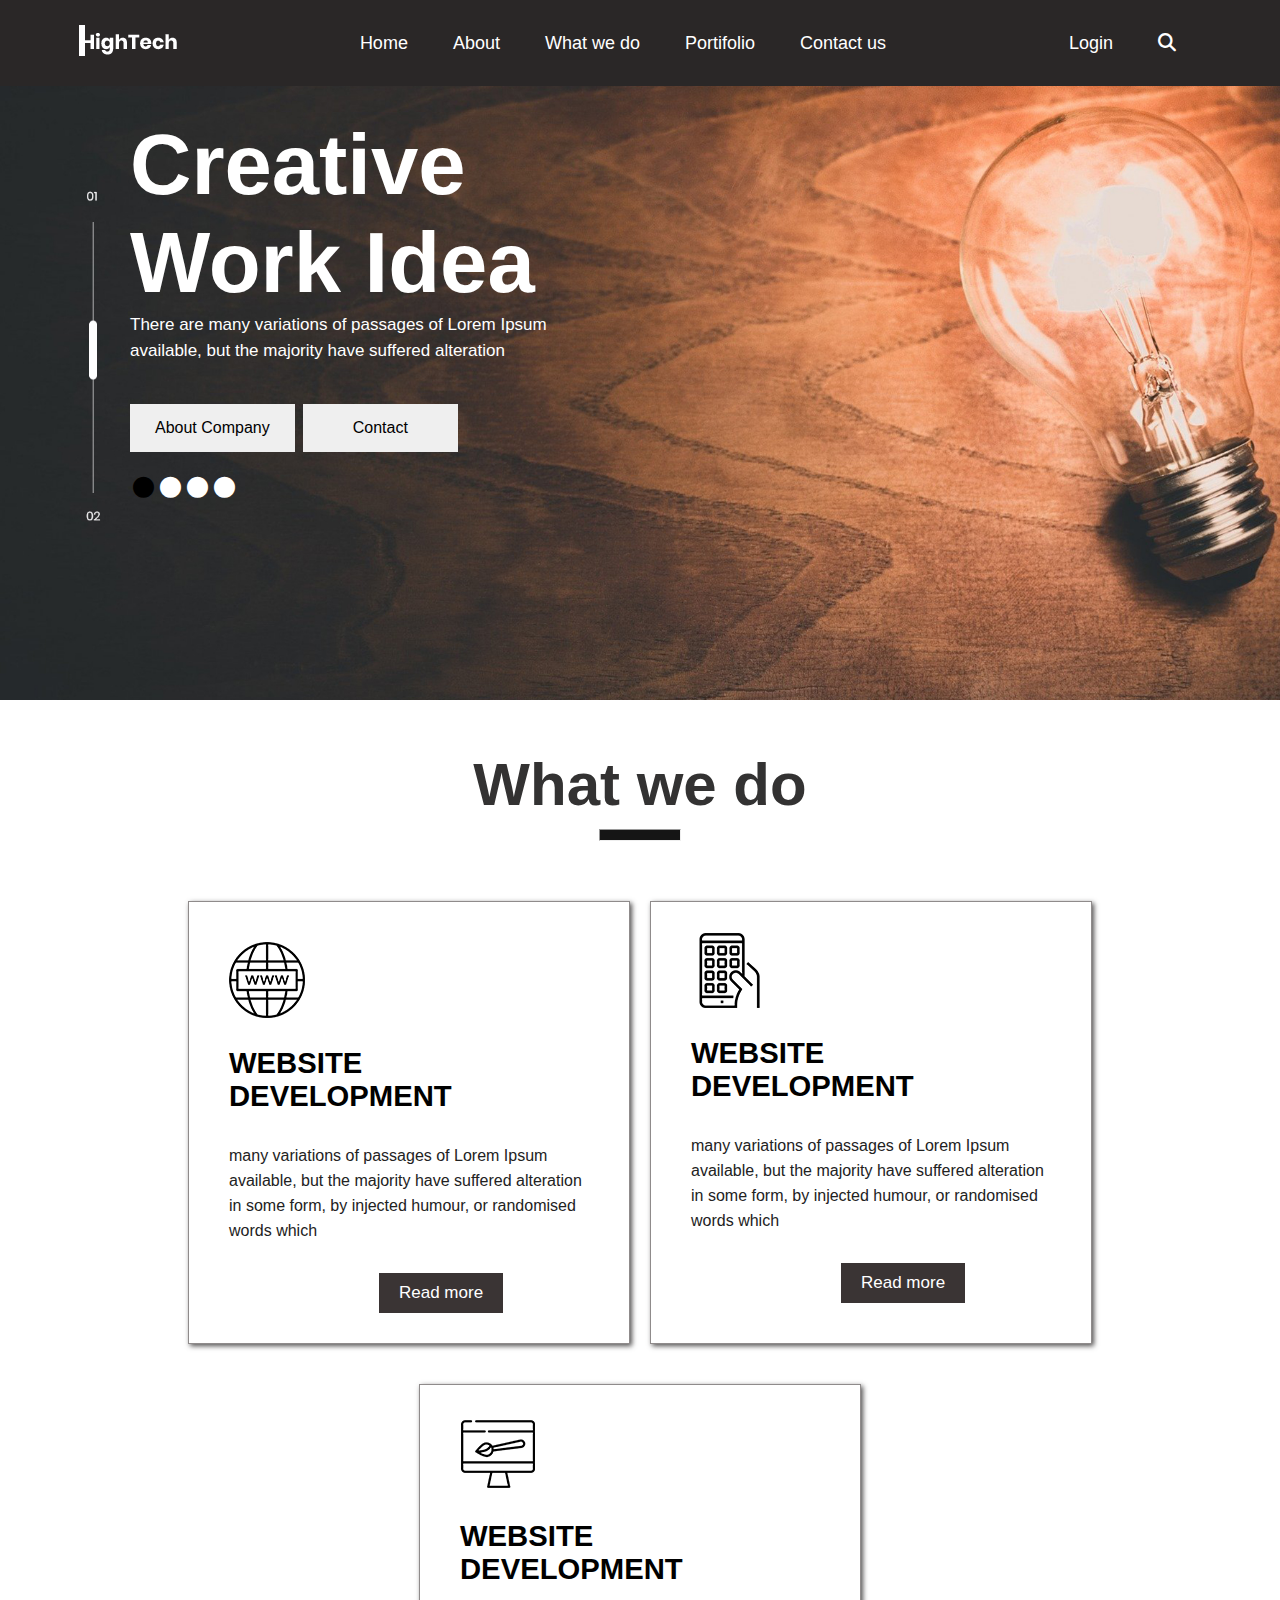
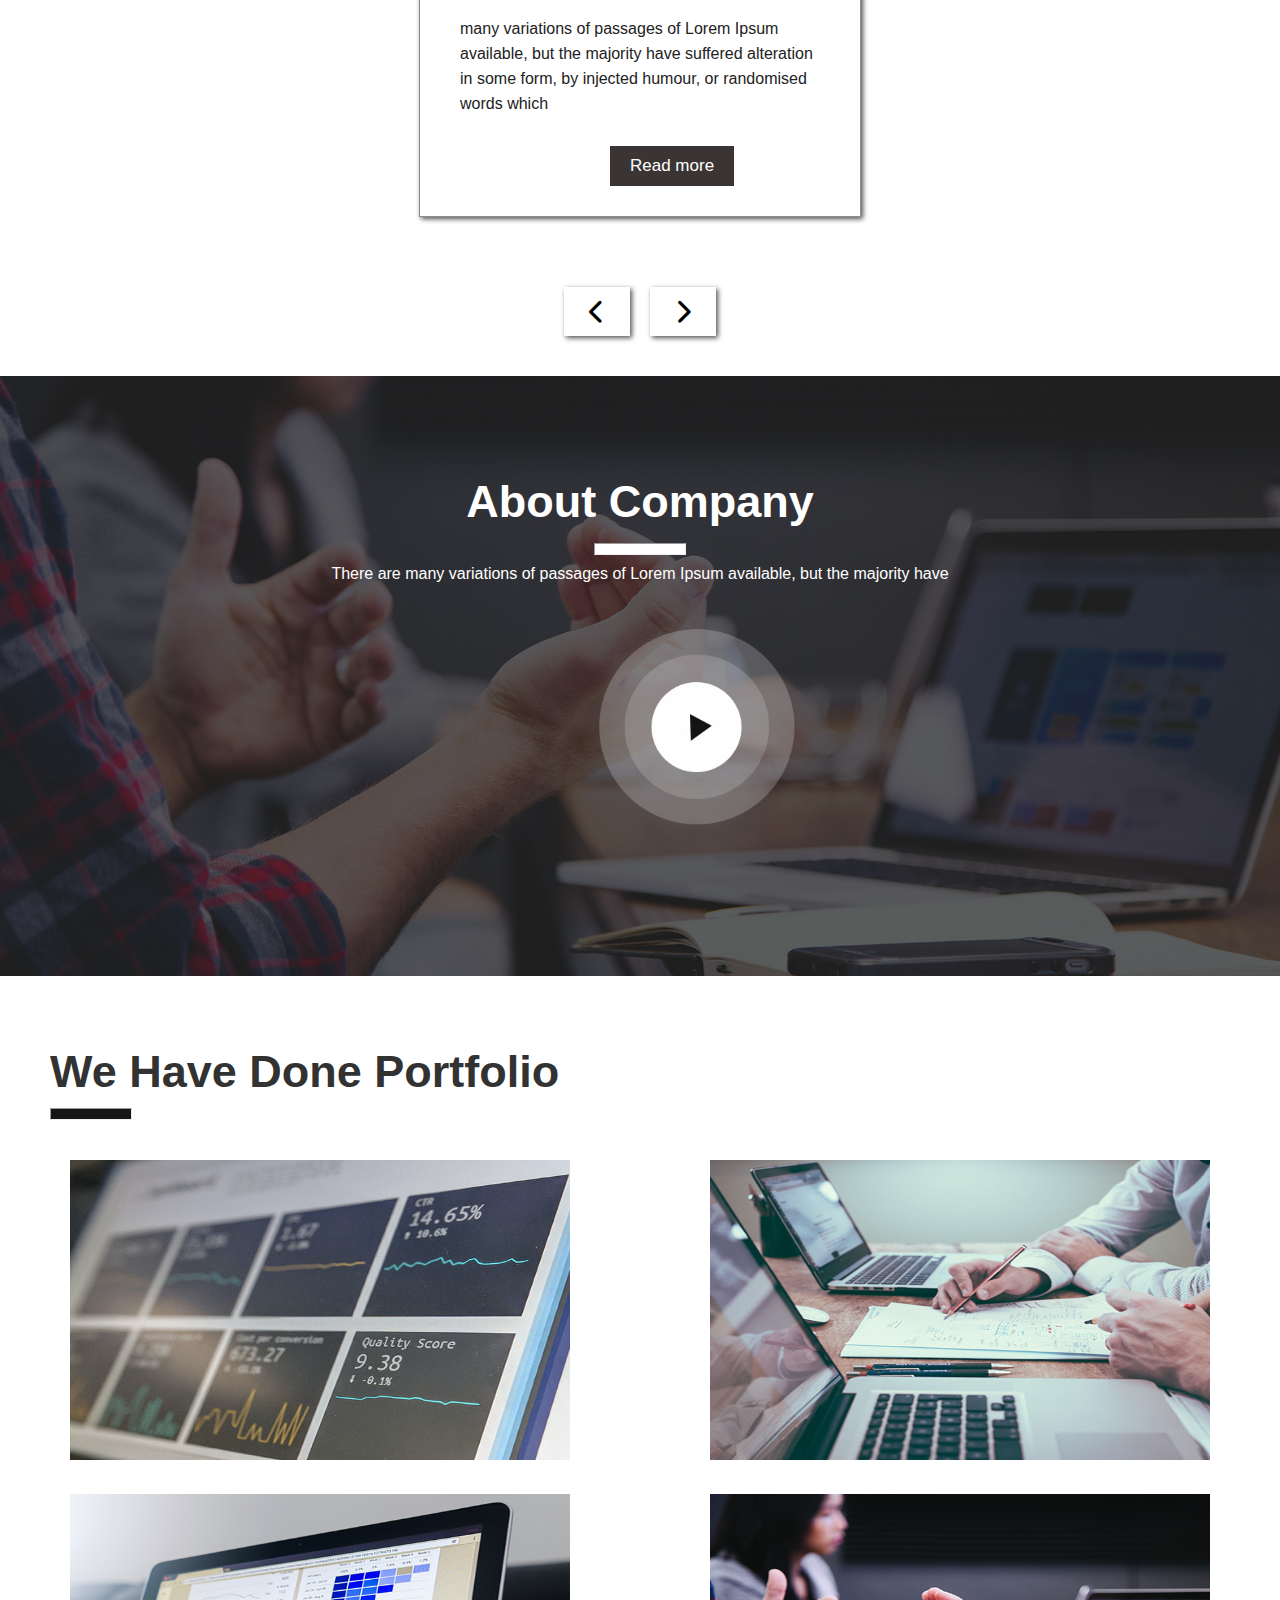
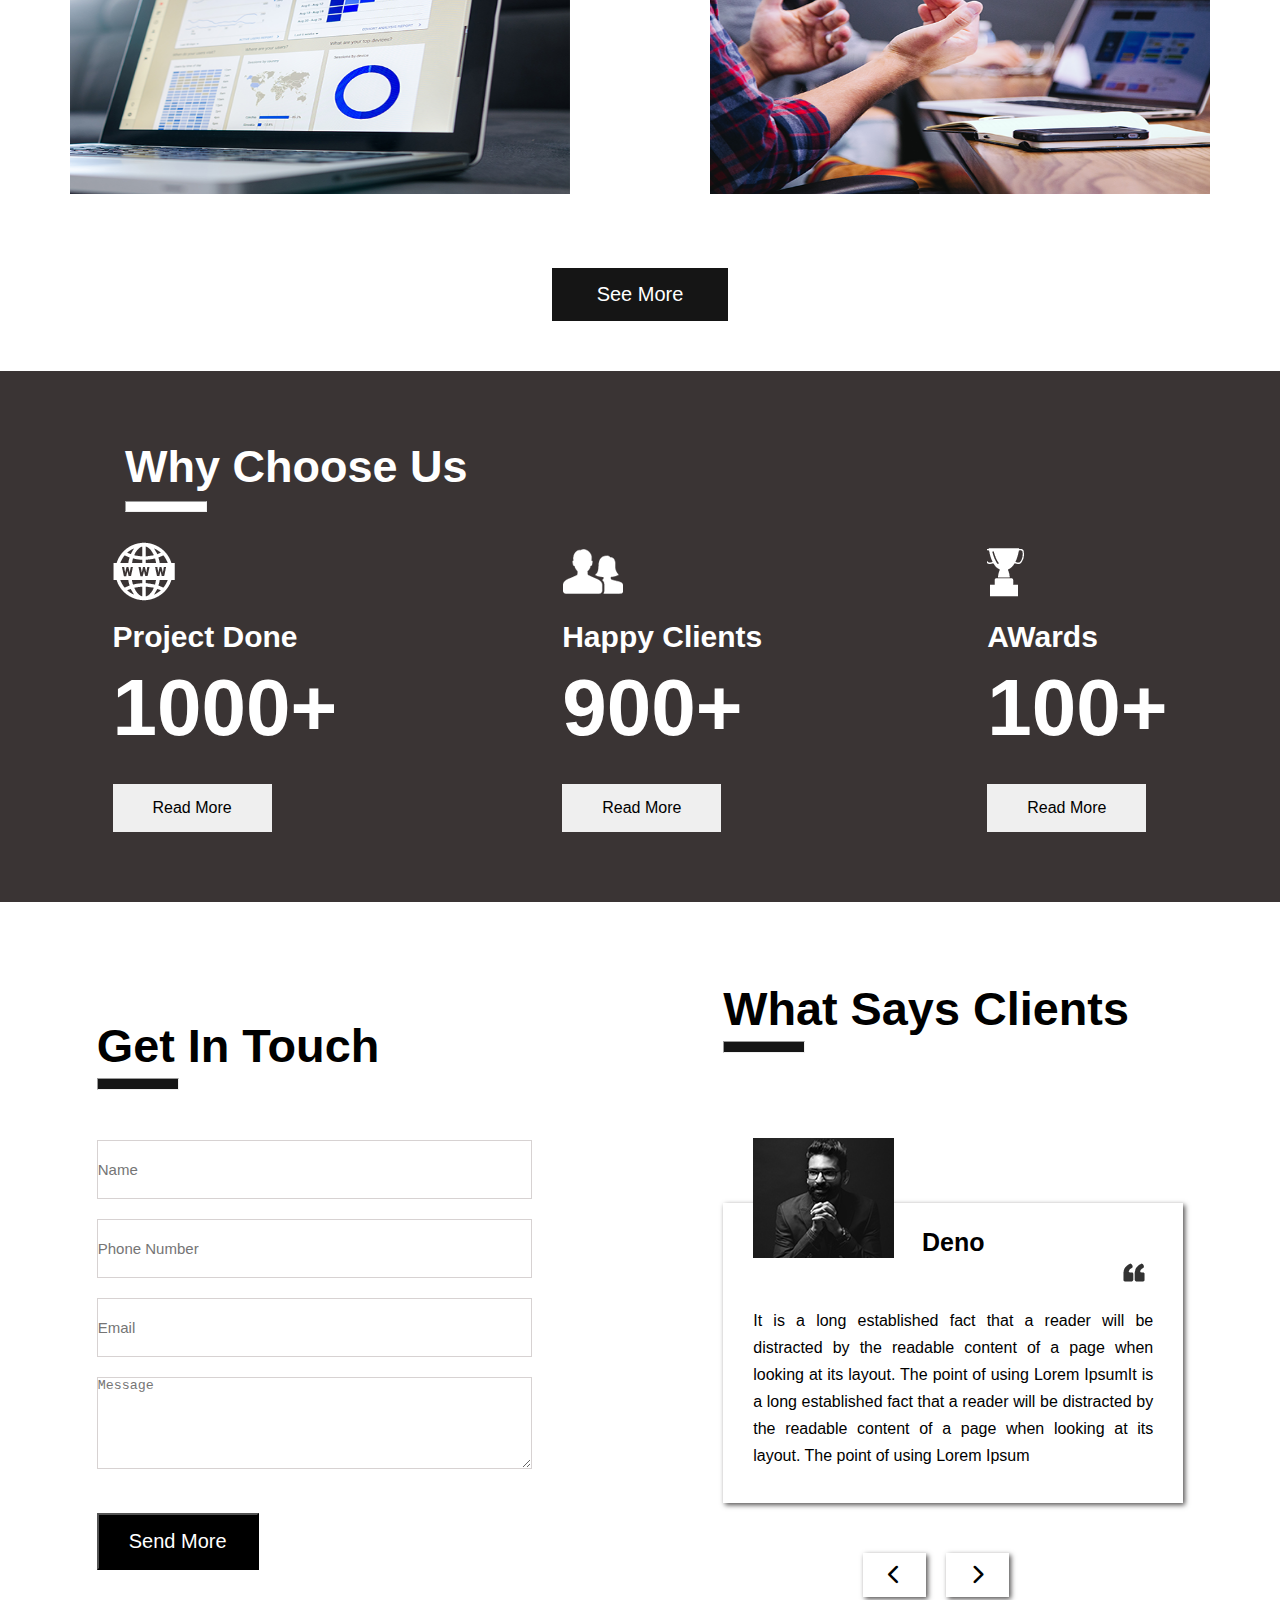
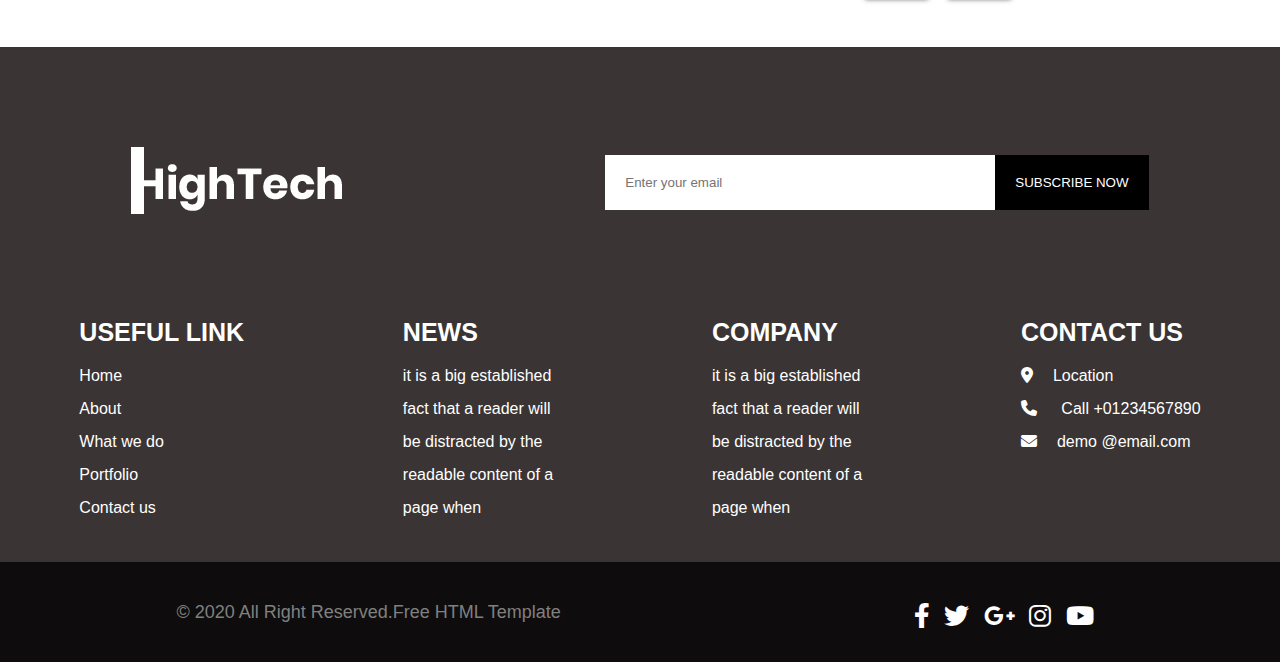
<file: index.html>
<!DOCTYPE html>
<html lang="en">
<head>
    <meta charset="UTF-8">
    <meta http-equiv="X-UA-Compatible" content="IE=edge">
    <meta name="viewport" content="width=device-width, initial-scale=1.0">
    <title>Assignment Six</title>
    <link rel="stylesheet" href="style.css">
    <link rel="stylesheet" href="icons/all.min.css">
    <!-- <link rel="stylesheet" href="bootstrapmin/bootstrap.min.css"> -->
</head>
<body>
   
   <section class>
    <section class="back">
        <nav>
            <ul>
                <li><a href="index.html"><img src="images/logo.png" alt="High Tech"></a></li>
            </ul>
            <ul>
                <li> <a href="index.html"> Home</a></li>
                <li> <a href="about.html"> About</a></li>
                <li><a href="we do.html">What we do</a></li>
                <li><a href="portfolio.html">Portifolio</a></li>
                <li><a href="contact.html">Contact us</a></li>
            </ul>
            <ul>
                <li><a href="#">Login</a></li>
                <li><a href="#"><i class="fa fa-search"></i></a></li>
            </ul>
                    </nav>

            <!-- Wrork Idea section  -->
        <section>
            <div class="idea">
                <div class="work">
                    <h4>Creative  Work Idea</h4>
                </div>
                <div class="para">
                    <p>There are many variations of passages of Lorem Ipsum available, but the majority have suffered alteration</p>
                </div>
                  <div class="btn">
                    <div><button class="btn1">About Company</button></div>
                    <div><button class="btn2">Contact</button></div>
                </div>
                <div class="icon"><i style="color: black;" class="fa fa-circle icons"></i><i class="fa fa-circle icons"></i><i class="fa fa-circle icons"></i><i class="fa fa-circle icons"></i></div>
            </div>
        </section>

    </section>

    <!-- What we do section -->
    <section id="cy">
        <div class="do">
            <div><h2>What we do</h2></div>
        </div>
        <hr>

        <div class="max">
            <div class="mini">
            <div class="img">
                <img src="images/we1.png" alt="">
            </div>
            <div class="head">
                <h3>WEBSITE DEVELOPMENT</h3>
            </div>
            <div>
                <p class="para1">many variations of passages of Lorem Ipsum available, but the majority have suffered alteration in some form, by injected humour, or randomised words which</p>
            </div>
            <div class="ton">
                <button>Read more</button>
            </div>
        </div>
        <div class="mini">
            <div>
                <img src="images/we2.png" alt="">
            </div>
            <div class="head">
                <h3>WEBSITE DEVELOPMENT</h3>
            </div>
            <div class="para1">
                <p>many variations of passages of Lorem Ipsum available, but the majority have suffered alteration in some form, by injected humour, or randomised words which</p>
            </div>
            <div class="ton">
                <button>Read more</button>
            </div>
        </div>
        <div class="mini">
            <div>
                <img src="images/we3.png" alt="">
            </div>
            <div class="head">
                <h3>WEBSITE DEVELOPMENT</h3>
            </div>
            <div class="para1">
                <p>many variations of passages of Lorem Ipsum available, but the majority have suffered alteration in some form, by injected humour, or randomised words which</p>
            </div>
            <div class="ton">
                <button>Read more</button>
            </div>
        </div>
    </div>
                <div class="chevron">
                    <div><i class="fa fa-chevron-left"></i></div>
                    <div><i class="fa fa-chevron-right"></i></div>

                </div>
    </section>
                <!-- About company section -->
    <section class="company">
       <div class="comp-container">
        <div class="about">
            <h2>About Company</h2>
        </div>
        <hr class="my-4"> 
        <div class="para3">
            <p>There are many variations of passages of Lorem Ipsum available, but the majority have</p>
        </div>
    </div>
    </section>

    <!-- Done Portfolio -->
    <section>
<div class="done">
    <h2>We Have Done Portfolio</h2>
</div>
<hr class="my-1">
    <div class="main-port">
        <div class="port">
        <div class="port3">
            <img src="images/prot1.png"  alt="solar">
        </div>
        <div class="port3">
            <img src="images/prot2.png" alt="solar">
        </div> 
    </div>
    
        <div class="port1">
        <div class="port3">
            <img src="images/prot3.png"  alt="solar">
        </div>
        <div class="port3">
            <img src="images/prot4.png"  alt="solar">
        </div>
    </div>
    </div>
    </section>

     <div class="see">
        <a href="portfolio.html"> 
            <button>See More</button>
        </a>
     </div>
    </section>
  <!-- Why choose us Section -->
      <section class="max1">
        <div class="max0">
        <div class="us">
            <h2>Why Choose Us</h2>
        </div>
        <hr class="my-5">
        <div class="project">
            <div class="wrap1">
                <div>
                    <img src="images/chose1.png" alt="">
                </div>
                <div class="des">
                    <h4>Project Done</h4>
                </div>
                <div class="mond"><h1>1000+</h1></div>
                <div class="sol">
                    <a href="#"><button>Read More</button></a>
                </div>
            </div>
            <div class="wrap2">
                <div>
                    <img src="images/chose2.png" alt="">
                </div>
                <div class="des">
                    <h4>Happy Clients</h4>
                </div>
                <div class="mond"><h1>900+</h1></div>
                <div class="sol">
                    <a href="#"><button>Read More</button></a>
                </div>
            </div>
            <div class="wrap3">
                <div>
                    <img src="images/chose3.png" alt="">
                </div>
                <div class="des">
                    <h4>AWards</h4>
                </div>
                <div class="mond"><h1>100+</h1></div>
                <div class="sol">
                    <a href="#"><button>Read More</button></a>
                </div>
            </div>
        </div>
    </div>
      </section>
      <!-- Get In Touch Section -->
      <section class="get-in">
        <div class="get-touch">
            <div class="diva">
                <div class="head1">
                    <h3>Get In Touch</h3>
                   </div>
                   <div class="my-7">
                   <hr >
                </div>
                <form action="" class="input">
                   <div> <input type="text" placeholder="Name" name="" id="" required></div>
                    <div><input type="phone" placeholder="Phone Number" name="" id="" required></div>
                    <div><input type="email" placeholder="Email" name="" id="" required></div>
                    <div class="textarea"><textarea name="" id="" placeholder="Message" cols="52" rows="6"></textarea></div>
                            <div class="senda"><button>Send More</button></div>

                </form>
            </div>
            <div class="divas">
                <div class="head1"><h3>What Says Clients</h3></div>
                <div class="my-6">
                <hr>
            </div>
                <div class="max2">
                    <div class="dan">
                    <div class="dan1"><h4>Deno</h4></div>
                    <div class="dan-img"><img src="images/icon.png" alt=""></div>
                    </div>
                    <div class="dan1-img"><img src="images/clint.jpg" alt=""></div>
                    <p class="para5">It is a long established fact that a reader will be distracted by the readable content of a page when looking at its layout. The point of using Lorem IpsumIt is a long established fact that a reader will be distracted by the readable content of a page when looking at its layout. The point of using Lorem Ipsum</p>
                </div>
                <div class="chevron2">
                    <div><i class="fa fa-chevron-left"></i></div>
                    <div><i class="fa fa-chevron-right"></i></div>

                </div>
            </div>
        </div>
      </section>
      <!-- My Footer section -->
      <section class="last-section">
        <div class="footer">
            <div class="footer1">
                <img src="images/logo_footer.png" alt="">
            </div>

            <div class="holder">
      <div>
  <form action="" class="footer2">
                <input type="email" placeholder="Enter your email" name="" id="" required>
            </div>
            <div class="footer3">
                <button>SUBSCRIBE NOW</button>
            </div>
                        </form>

            </div>
        </div>
        <div class="link1">
        <div class="link-us">
            <div class="media">
                <h4>USEFUL LINK</h4>
                <p>Home</p>
                <p>About</p>
                <p>What we do</p>
                <p>Portfolio</p>
                <p>Contact us</p>
            </div>
        </div>
        <div class="link-us">
            <div class="media1">
                <h4>NEWS</h4>
                <p>it is a big established</p>
                <p>fact that a reader will</p>
                <p>be distracted by the</p>
                <p>readable content of a</p>
                <p>page when</p>
            </div>
        </div>
        <div class="link-us">
            <div class="media2">
                <h4>COMPANY</h4>
                <p>it is a big established</p>
                <p>fact that a reader will</p>
                <p>be distracted by the</p>
                <p>readable content of a</p>
                <p>page when</p>
            </div>
        </div>
        <div class="link-us">
            <div class="media3">
                <h4>CONTACT US</h4>
                <p> <i class="fa fa-location-dot"></i>Location</p>
                <p> <i class="fa fa-phone"></i> Call +01234567890</p>
                <p> <i class="fa fa-envelope"></i>demo @email.com</p>
            </div>
        </div>
    </div>
        <section class="temp">
            <div class="href">
                <div class="para7">
                    <p>&copy 2020 All Right Reserved.Free HTML Template</p>
                </div>
                <div class="href1">
                    <a href="#"><i class="fab fa-facebook-f"></i></a>
                    <a href="#"><i class="fab fa-twitter"></i></a>
                    <a href="#"><i class="fab fa-google-plus-g"></i></a>
                    <a href="#"><i class="fab fa-instagram"></i></a>
                    <a href="#"><i class="fab fa-youtube"></i></a>

            </div>
        </section>
      </section>
</section> 

<!-- <script src="js/bootstrap.bundle.min.js"></script> -->
</body>
</html>
</file>
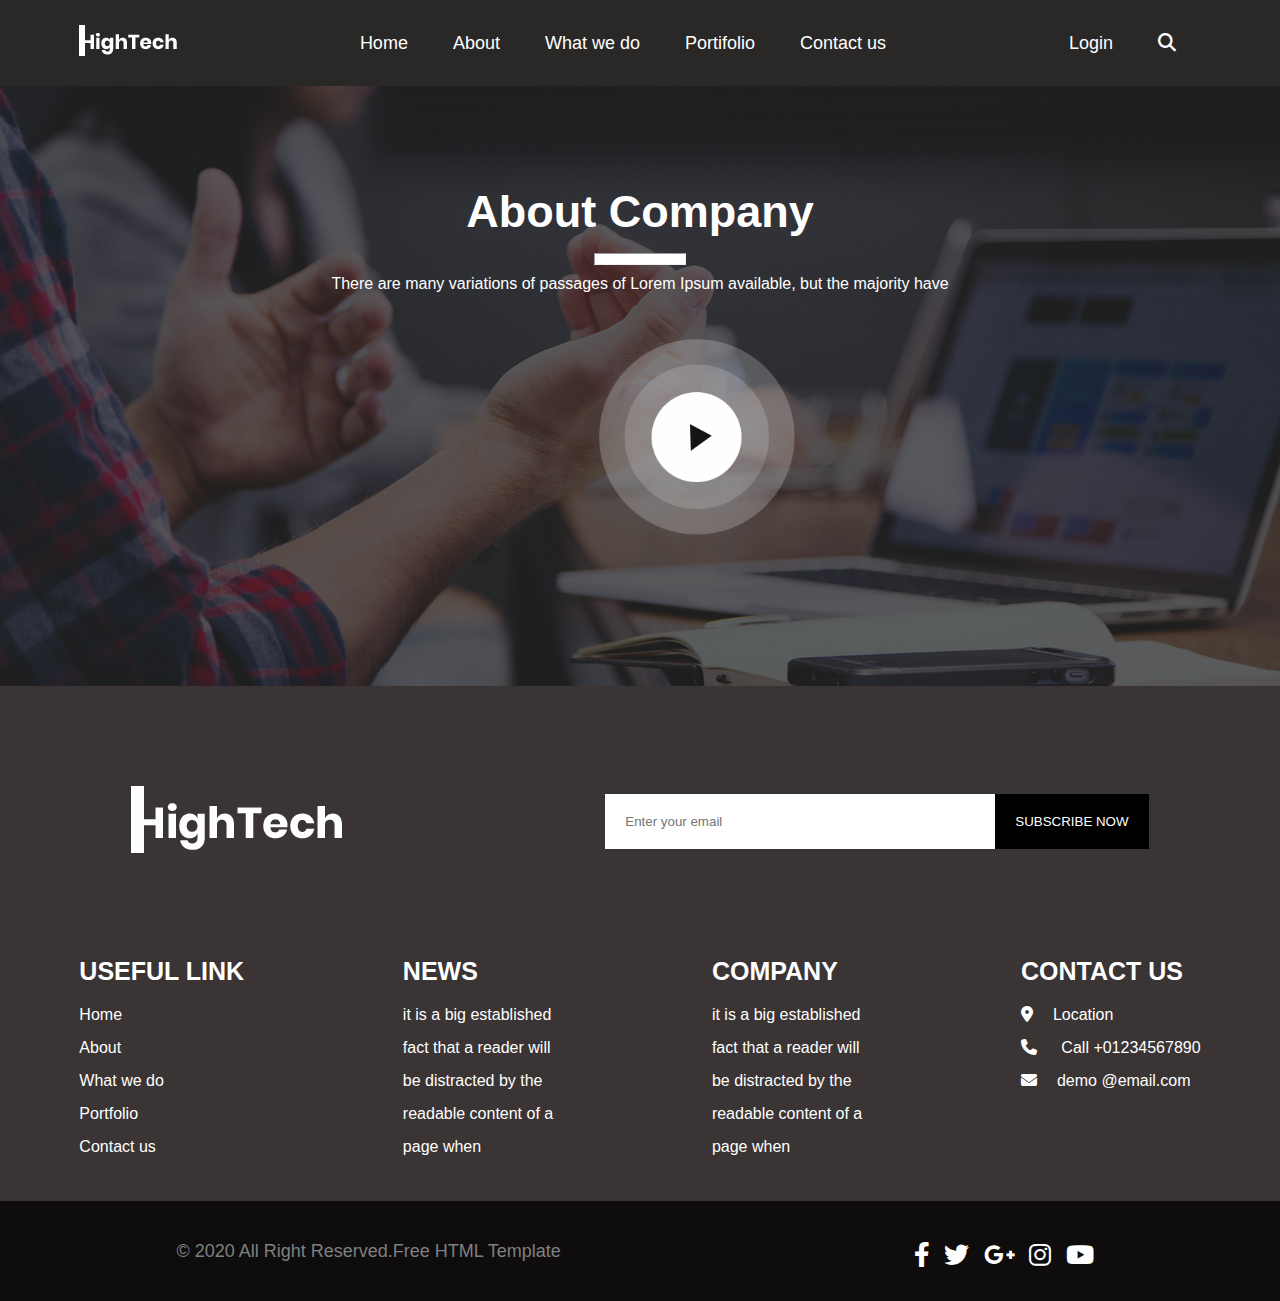
<file: about.html>
<!DOCTYPE html>
<html lang="en">
<head>
    <meta charset="UTF-8">
    <meta http-equiv="X-UA-Compatible" content="IE=edge">
    <meta name="viewport" content="width=device-width, initial-scale=1.0">
    <title>Assignment Six</title>
    <link rel="stylesheet" href="style.css">
    <link rel="stylesheet" href="icons/all.min.css">
</head>
<body>

    <nav>
        <ul>
            <li><a href="index.html"><img src="images/logo.png" alt="High Tech"></a></li>
        </ul>
        <ul>
            <li> <a href="index.html"> Home</a></li>
            <li> <a href="about.html"> About</a></li>
            <li><a href="we do.html">What we do</a></li>
            <li><a href="portfolio.html">Portifolio</a></li>
            <li><a href="contact.html">Contact us</a></li>
        </ul>
        <ul>
            <li><a href="#">Login</a></li>
            <li><a href="#"><i class="fa fa-search"></i></a></li>
        </ul>
    </nav>

                <!-- About company section -->
                <section class="company">
                    <div class="comp-container">
                     <div class="about">
                         <h2>About Company</h2>
                     </div>
                     <hr class="my-4"> 
                     <div class="para3">
                         <p>There are many variations of passages of Lorem Ipsum available, but the majority have</p>
                     </div>
                 </div>
                 </section>

        <!-- My Footer section -->
        <section class="last-section">
            <div class="footer">
                <div class="footer1">
                    <img src="images/logo_footer.png" alt="">
                </div>
    
                <div class="holder">
          <div>
      <form action="" class="footer2">
                    <input type="email" placeholder="Enter your email" name="" id="" required>
                </div>
                <div class="footer3">
                    <button>SUBSCRIBE NOW</button>
                </div>
                            </form>
    
                </div>
            </div>
            <div class="link1">
            <div class="link-us">
                <h4>USEFUL LINK</h4>
                <p>Home</p>
                <p>About</p>
                <p>What we do</p>
                <p>Portfolio</p>
                <p>Contact us</p>
            </div>
            <div class="link-us">
                <h4>NEWS</h4>
                <p>it is a big established</p>
                <p>fact that a reader will</p>
                <p>be distracted by the</p>
                <p>readable content of a</p>
                <p>page when</p>
            </div>
            <div class="link-us">
                <h4>COMPANY</h4>
                <p>it is a big established</p>
                <p>fact that a reader will</p>
                <p>be distracted by the</p>
                <p>readable content of a</p>
                <p>page when</p>
            </div>
            <div class="link-us">
                <h4>CONTACT US</h4>
                <p> <i class="fa fa-location-dot"></i>Location</p>
                <p> <i class="fa fa-phone"></i> Call +01234567890</p>
                <p> <i class="fa fa-envelope"></i>demo @email.com</p>
            </div>
        </div>
            <section class="temp">
                <div class="href">
                    <div class="para7">
                        <p>&copy 2020 All Right Reserved.Free HTML Template</p>
                    </div>
                    <div class="href1">
                        <a href="#"><i class="fab fa-facebook-f"></i></a>
                        <a href="#"><i class="fab fa-twitter"></i></a>
                        <a href="#"><i class="fab fa-google-plus-g"></i></a>
                        <a href="#"><i class="fab fa-instagram"></i></a>
                        <a href="#"><i class="fab fa-youtube"></i></a>
    
                </div>
            </section>
          </section>
    </section> 
        </body>
        </html>
</file>
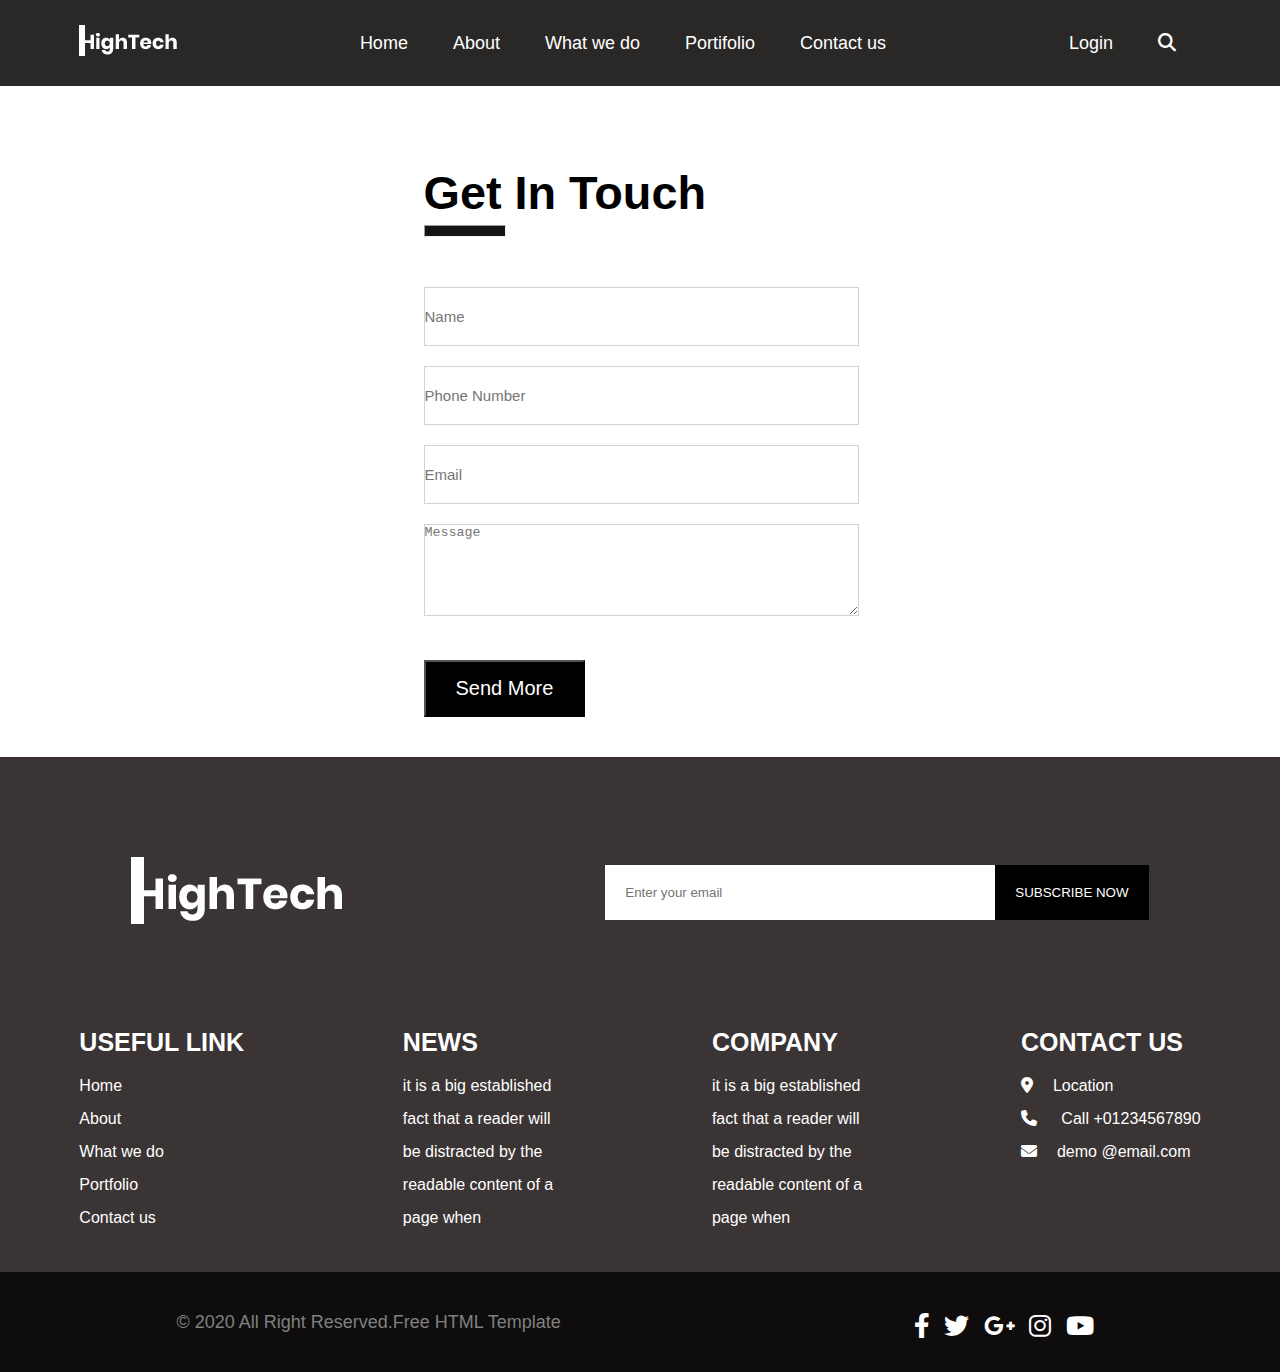
<file: contact.html>
<!DOCTYPE html>
<html lang="en">
<head>
    <meta charset="UTF-8">
    <meta http-equiv="X-UA-Compatible" content="IE=edge">
    <meta name="viewport" content="width=device-width, initial-scale=1.0">
    <title>Assignment Six</title>
    <link rel="stylesheet" href="style.css">
    <link rel="stylesheet" href="icons/all.min.css">
</head>
<body>

    <nav>
        <ul>
            <li><a href="index.html"><img src="images/logo.png" alt="High Tech"></a></li>
        </ul>
        <ul>
            <li> <a href="index.html"> Home</a></li>
            <li> <a href="about.html"> About</a></li>
            <li><a href="we do.html">What we do</a></li>
            <li><a href="portfolio.html">Portifolio</a></li>
            <li><a href="contact.html">Contact us</a></li>
        </ul>
        <ul>
            <li><a href="#">Login</a></li>
            <li><a href="#"><i class="fa fa-search"></i></a></li>
        </ul>
    </nav>

                 <!-- Get In Touch Section -->
                 <section class="get-in">
                    <div class="get-touch">
                        <div class="diva">
                            <div class="head1">
                                <h3>Get In Touch</h3>
                               </div>
                               <div class="my-7">
                               <hr >
                            </div>
                            <form action="" class="input">
                               <div> <input type="text" placeholder="Name" name="" id="" required></div>
                                <div><input type="phone" placeholder="Phone Number" name="" id="" required></div>
                                <div><input type="email" placeholder="Email" name="" id="" required></div>
                                <div class="textarea"><textarea name="" id="" placeholder="Message" cols="52" rows="6"></textarea></div>
                                        <div class="senda"><button>Send More</button></div>
            
                            </form>
                        </div>
                        <!-- <div class="divas">
                            <div class="head1"><h3>What Says Clients</h3></div>
                            <div class="my-6">
                            <hr>
                        </div>
                            <div class="max2">
                                <div class="dan">
                                <div class="dan1"><h4>Deno</h4></div>
                                <div class="dan-img"><img src="images/icon.png" alt=""></div>
                                </div>
                                <div class="dan1-img"><img src="images/clint.jpg" alt=""></div>
                                <p class="para5">It is a long established fact that a reader will be distracted by the readable content of a page when looking at its layout. The point of using Lorem IpsumIt is a long established fact that a reader will be distracted by the readable content of a page when looking at its layout. The point of using Lorem Ipsum</p>
                            </div>
                            <div class="chevron2">
                                <div><i class="fa fa-chevron-left"></i></div>
                                <div><i class="fa fa-chevron-right"></i></div>
            
                            </div>
                        </div>
                    </div> -->
                  </section>

        <!-- My Footer section -->
        <section class="last-section">
            <div class="footer">
                <div class="footer1">
                    <img src="images/logo_footer.png" alt="">
                </div>
    
                <div class="holder">
          <div>
      <form action="" class="footer2">
                    <input type="email" placeholder="Enter your email" name="" id="" required>
                </div>
                <div class="footer3">
                    <button>SUBSCRIBE NOW</button>
                </div>
                            </form>
    
                </div>
            </div>
            <div class="link1">
            <div class="link-us">
                <h4>USEFUL LINK</h4>
                <p>Home</p>
                <p>About</p>
                <p>What we do</p>
                <p>Portfolio</p>
                <p>Contact us</p>
            </div>
            <div class="link-us">
                <h4>NEWS</h4>
                <p>it is a big established</p>
                <p>fact that a reader will</p>
                <p>be distracted by the</p>
                <p>readable content of a</p>
                <p>page when</p>
            </div>
            <div class="link-us">
                <h4>COMPANY</h4>
                <p>it is a big established</p>
                <p>fact that a reader will</p>
                <p>be distracted by the</p>
                <p>readable content of a</p>
                <p>page when</p>
            </div>
            <div class="link-us">
                <h4>CONTACT US</h4>
                <p> <i class="fa fa-location-dot"></i>Location</p>
                <p> <i class="fa fa-phone"></i> Call +01234567890</p>
                <p> <i class="fa fa-envelope"></i>demo @email.com</p>
            </div>
        </div>
            <section class="temp">
                <div class="href">
                    <div class="para7">
                        <p>&copy 2020 All Right Reserved.Free HTML Template</p>
                    </div>
                    <div class="href1">
                        <a href="#"><i class="fab fa-facebook-f"></i></a>
                        <a href="#"><i class="fab fa-twitter"></i></a>
                        <a href="#"><i class="fab fa-google-plus-g"></i></a>
                        <a href="#"><i class="fab fa-instagram"></i></a>
                        <a href="#"><i class="fab fa-youtube"></i></a>
    
                </div>
            </section>
          </section>
    </section> 
        </body>
        </html>
</file>
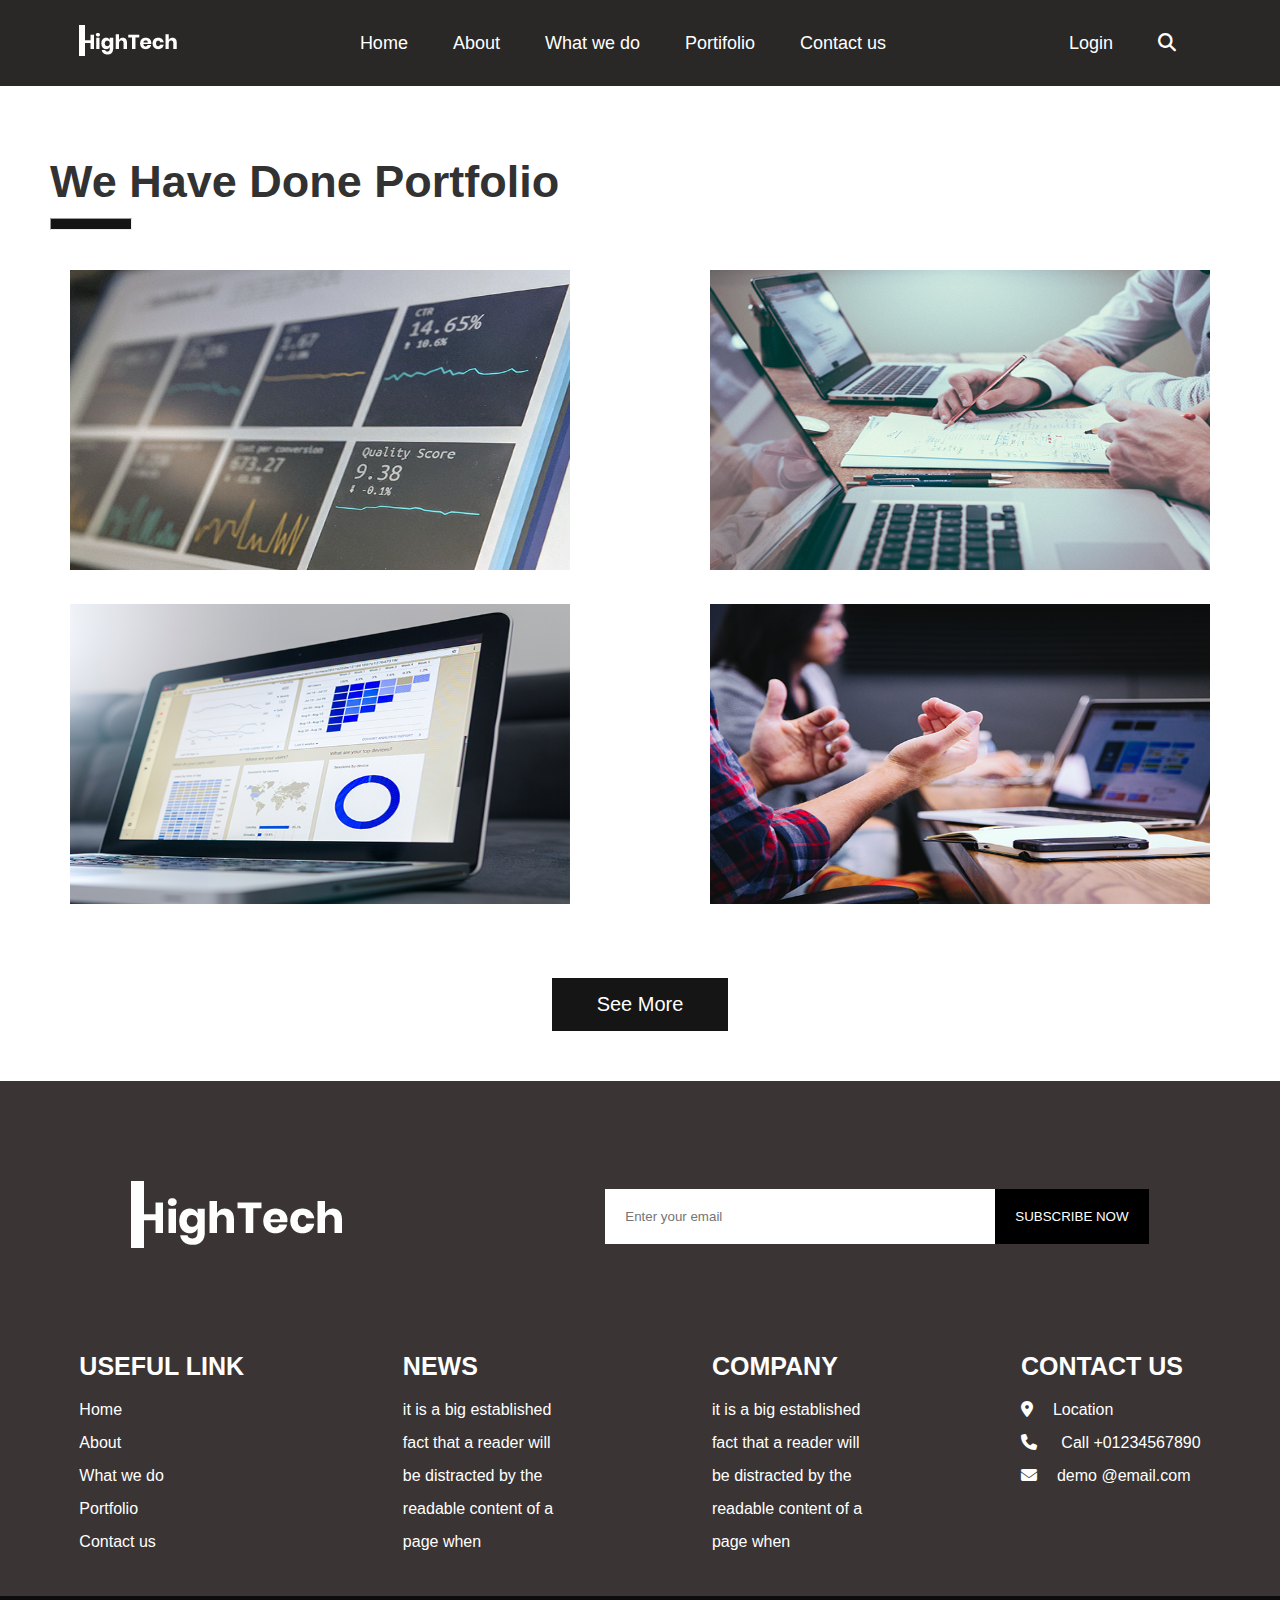
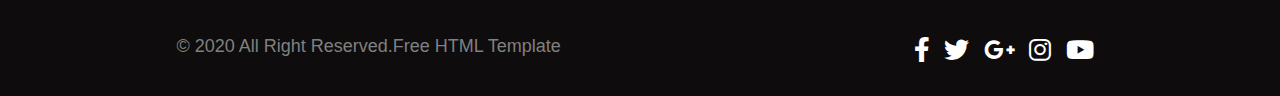
<file: portfolio.html>
<!DOCTYPE html>
<html lang="en">
<head>
    <meta charset="UTF-8">
    <meta http-equiv="X-UA-Compatible" content="IE=edge">
    <meta name="viewport" content="width=device-width, initial-scale=1.0">
    <title>Assignment Six</title>
    <link rel="stylesheet" href="style.css">
    <link rel="stylesheet" href="icons/all.min.css">
</head>
<body>

    <nav>
        <ul>
            <li><a href="index.html"><img src="images/logo.png" alt="High Tech"></a></li>
        </ul>
        <ul>
            <li> <a href="index.html"> Home</a></li>
            <li> <a href="about.html"> About</a></li>
            <li><a href="we do.html">What we do</a></li>
            <li><a href="portfolio.html">Portifolio</a></li>
            <li><a href="contact.html">Contact us</a></li>
        </ul>
        <ul>
            <li><a href="#">Login</a></li>
            <li><a href="#"><i class="fa fa-search"></i></a></li>
        </ul>
    </nav>

    <!-- Done Portfolio -->
    <section>
        <div class="done">
            <h2>We Have Done Portfolio</h2>
        </div>
        <hr class="my-1">
            <div class="main-port">
                <div class="port">
                <div class="port3">
                    <img src="images/prot1.png"  alt="solar">
                </div>
                <div class="port3">
                    <img src="images/prot2.png" alt="solar">
                </div> 
            </div>
            
                <div class="port1">
                <div class="port3">
                    <img src="images/prot3.png"  alt="solar">
                </div>
                <div class="port3">
                    <img src="images/prot4.png"  alt="solar">
                </div>
            </div>
            </div>
            </section>
        
             <div class="see">
                <a href="portfolio.html"> 
                    <button>See More</button>
                </a>
             </div>
            </section>

        <!-- My Footer section -->
        <section class="last-section">
            <div class="footer">
                <div class="footer1">
                    <img src="images/logo_footer.png" alt="">
                </div>
    
                <div class="holder">
          <div>
      <form action="" class="footer2">
                    <input type="email" placeholder="Enter your email" name="" id="" required>
                </div>
                <div class="footer3">
                    <button>SUBSCRIBE NOW</button>
                </div>
                            </form>
    
                </div>
            </div>
            <div class="link1">
            <div class="link-us">
                <h4>USEFUL LINK</h4>
                <p>Home</p>
                <p>About</p>
                <p>What we do</p>
                <p>Portfolio</p>
                <p>Contact us</p>
            </div>
            <div class="link-us">
                <h4>NEWS</h4>
                <p>it is a big established</p>
                <p>fact that a reader will</p>
                <p>be distracted by the</p>
                <p>readable content of a</p>
                <p>page when</p>
            </div>
            <div class="link-us">
                <h4>COMPANY</h4>
                <p>it is a big established</p>
                <p>fact that a reader will</p>
                <p>be distracted by the</p>
                <p>readable content of a</p>
                <p>page when</p>
            </div>
            <div class="link-us">
                <h4>CONTACT US</h4>
                <p> <i class="fa fa-location-dot"></i>Location</p>
                <p> <i class="fa fa-phone"></i> Call +01234567890</p>
                <p> <i class="fa fa-envelope"></i>demo @email.com</p>
            </div>
        </div>
            <section class="temp">
                <div class="href">
                    <div class="para7">
                        <p>&copy 2020 All Right Reserved.Free HTML Template</p>
                    </div>
                    <div class="href1">
                        <a href="#"><i class="fab fa-facebook-f"></i></a>
                        <a href="#"><i class="fab fa-twitter"></i></a>
                        <a href="#"><i class="fab fa-google-plus-g"></i></a>
                        <a href="#"><i class="fab fa-instagram"></i></a>
                        <a href="#"><i class="fab fa-youtube"></i></a>
    
                </div>
            </section>
          </section>
    </section> 
        </body>
        </html>
</file>
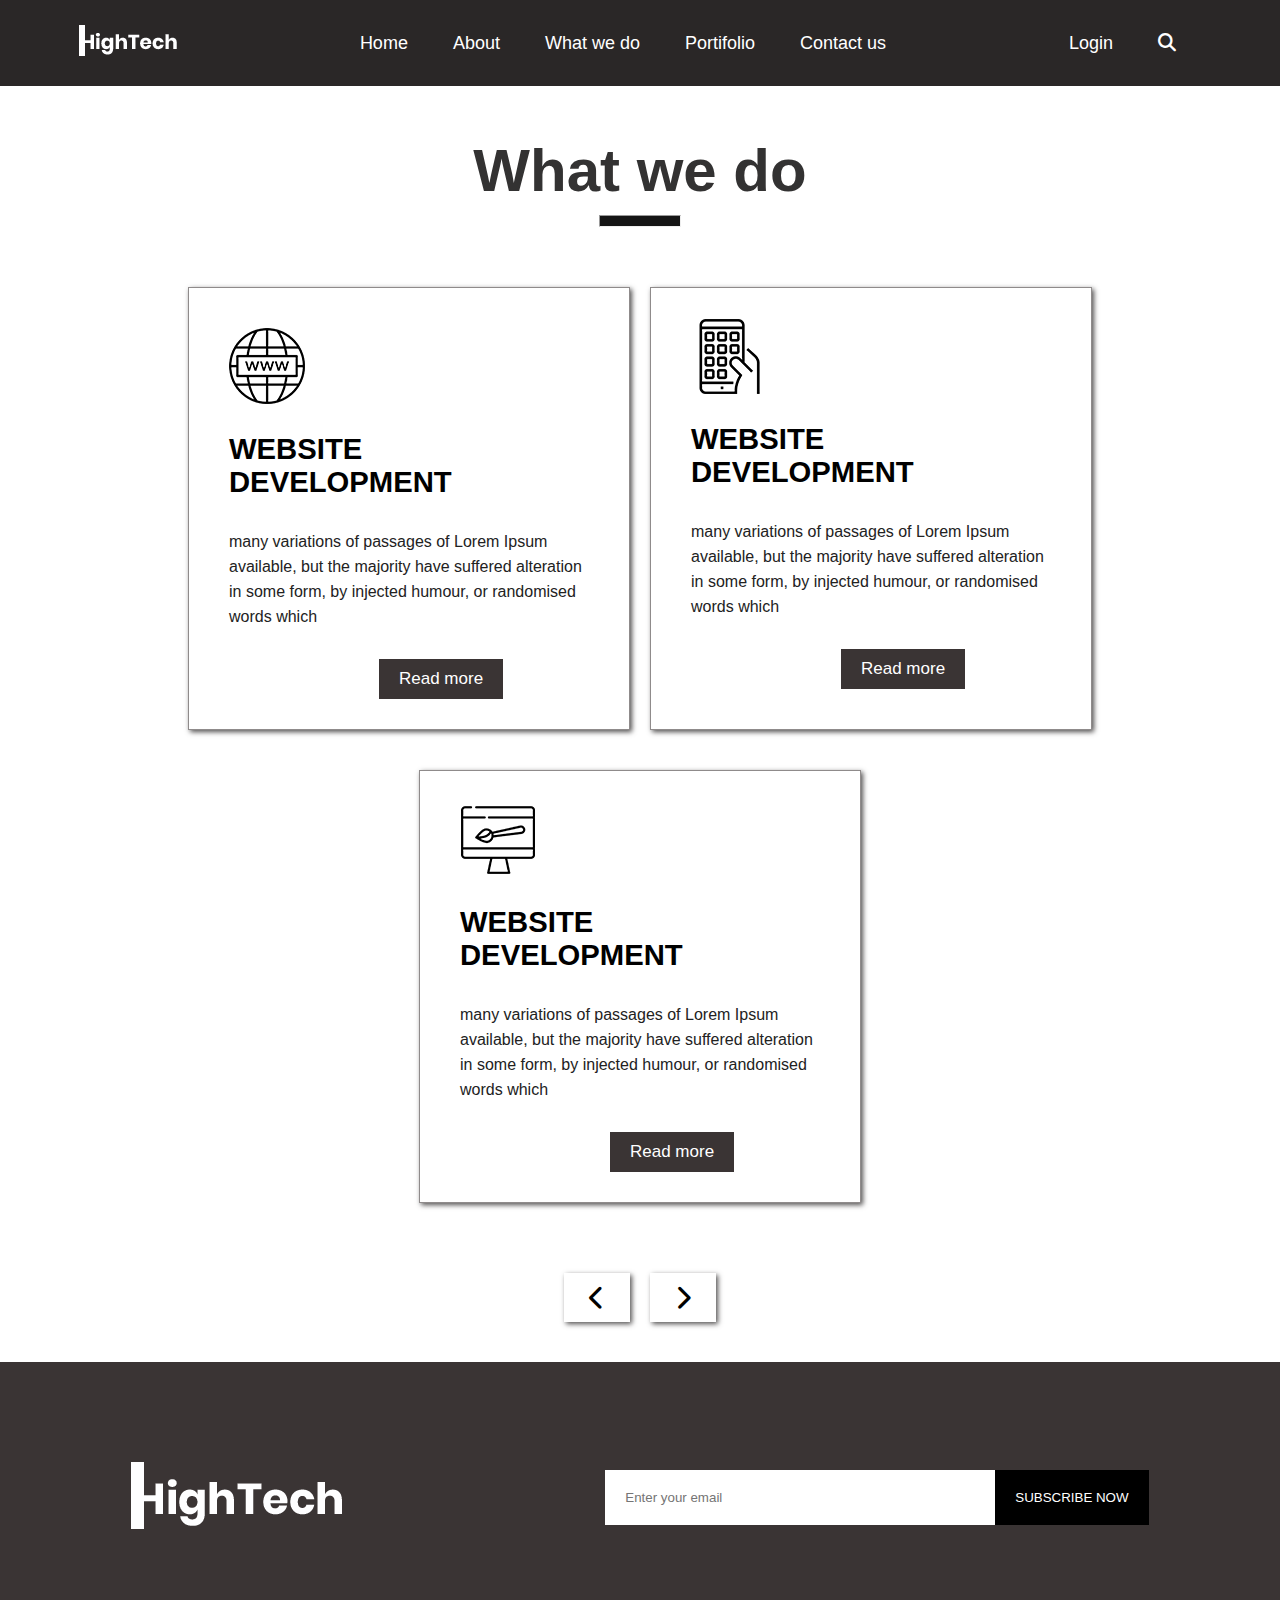
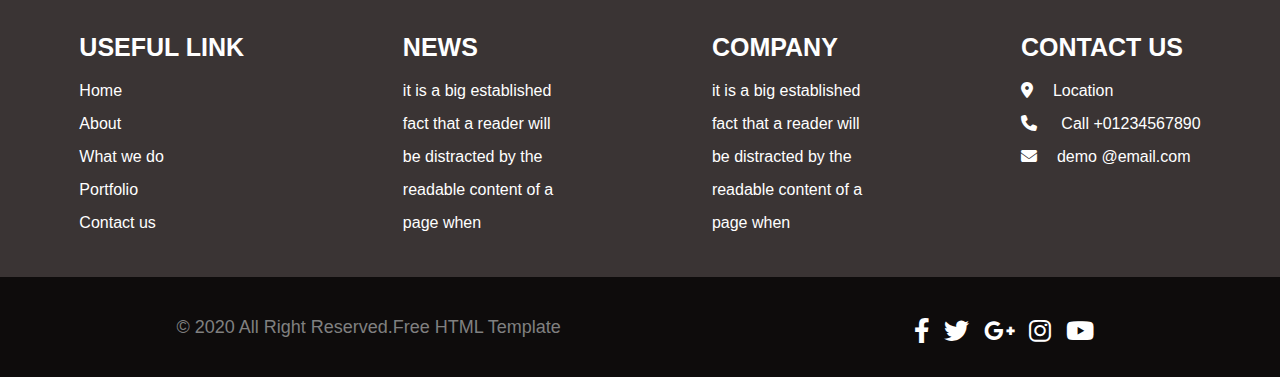
<file: we do.html>
<!DOCTYPE html>
<html lang="en">
<head>
    <meta charset="UTF-8">
    <meta http-equiv="X-UA-Compatible" content="IE=edge">
    <meta name="viewport" content="width=device-width, initial-scale=1.0">
    <title>Assignment Six</title>
    <link rel="stylesheet" href="style.css">
    <link rel="stylesheet" href="icons/all.min.css">
</head>
<body>

    <nav>
        <ul>
            <li><a href="index.html"><img src="images/logo.png" alt="High Tech"></a></li>
        </ul>
        <ul>
            <li> <a href="index.html"> Home</a></li>
            <li> <a href="about.html"> About</a></li>
            <li><a href="we do.html">What we do</a></li>
            <li><a href="portfolio.html">Portifolio</a></li>
            <li><a href="contact.html">Contact us</a></li>
        </ul>
        <ul>
            <li><a href="#">Login</a></li>
            <li><a href="#"><i class="fa fa-search"></i></a></li>
        </ul>
    </nav>
              
    <!-- What we do section -->
    <section id="cy">
        <div class="do">
            <div><h2>What we do</h2></div>
        </div>
        <hr>

        <div class="max">
            <div class="mini">
            <div class="img">
                <img src="images/we1.png" alt="">
            </div>
            <div class="head">
                <h3>WEBSITE DEVELOPMENT</h3>
            </div>
            <div>
                <p class="para1">many variations of passages of Lorem Ipsum available, but the majority have suffered alteration in some form, by injected humour, or randomised words which</p>
            </div>
            <div class="ton">
                <button>Read more</button>
            </div>
        </div>
        <div class="mini">
            <div>
                <img src="images/we2.png" alt="">
            </div>
            <div class="head">
                <h3>WEBSITE DEVELOPMENT</h3>
            </div>
            <div class="para1">
                <p>many variations of passages of Lorem Ipsum available, but the majority have suffered alteration in some form, by injected humour, or randomised words which</p>
            </div>
            <div class="ton">
                <button>Read more</button>
            </div>
        </div>
        <div class="mini">
            <div>
                <img src="images/we3.png" alt="">
            </div>
            <div class="head">
                <h3>WEBSITE DEVELOPMENT</h3>
            </div>
            <div class="para1">
                <p>many variations of passages of Lorem Ipsum available, but the majority have suffered alteration in some form, by injected humour, or randomised words which</p>
            </div>
            <div class="ton">
                <button>Read more</button>
            </div>
        </div>
    </div>
                <div class="chevron">
                    <div><i class="fa fa-chevron-left"></i></div>
                    <div><i class="fa fa-chevron-right"></i></div>

                </div>
    </section>

        <!-- My Footer section -->
        <section class="last-section">
            <div class="footer">
                <div class="footer1">
                    <img src="images/logo_footer.png" alt="">
                </div>
    
                <div class="holder">
          <div>
      <form action="" class="footer2">
                    <input type="email" placeholder="Enter your email" name="" id="" required>
                </div>
                <div class="footer3">
                    <button>SUBSCRIBE NOW</button>
                </div>
                            </form>
    
                </div>
            </div>
            <div class="link1">
            <div class="link-us">
                <h4>USEFUL LINK</h4>
                <p>Home</p>
                <p>About</p>
                <p>What we do</p>
                <p>Portfolio</p>
                <p>Contact us</p>
            </div>
            <div class="link-us">
                <h4>NEWS</h4>
                <p>it is a big established</p>
                <p>fact that a reader will</p>
                <p>be distracted by the</p>
                <p>readable content of a</p>
                <p>page when</p>
            </div>
            <div class="link-us">
                <h4>COMPANY</h4>
                <p>it is a big established</p>
                <p>fact that a reader will</p>
                <p>be distracted by the</p>
                <p>readable content of a</p>
                <p>page when</p>
            </div>
            <div class="link-us">
                <h4>CONTACT US</h4>
                <p> <i class="fa fa-location-dot"></i>Location</p>
                <p> <i class="fa fa-phone"></i> Call +01234567890</p>
                <p> <i class="fa fa-envelope"></i>demo @email.com</p>
            </div>
        </div>
            <section class="temp">
                <div class="href">
                    <div class="para7">
                        <p>&copy 2020 All Right Reserved.Free HTML Template</p>
                    </div>
                    <div class="href1">
                        <a href="#"><i class="fab fa-facebook-f"></i></a>
                        <a href="#"><i class="fab fa-twitter"></i></a>
                        <a href="#"><i class="fab fa-google-plus-g"></i></a>
                        <a href="#"><i class="fab fa-instagram"></i></a>
                        <a href="#"><i class="fab fa-youtube"></i></a>
    
                </div>
            </section>
          </section>
    </section> 
        </body>
        </html>
</file>
<file: style.css>
*{
    margin: 0;
    padding: 0;
}

.back{
    background-image: url('images/banner.jpg');
    height: 700px;
    background-size: cover;
    background-repeat: no-repeat;
    width: 100%;
}
nav{
    display: flex;
    justify-content: space-around;
    background-color: rgb(42, 39, 39);
    color: white;
    align-items: center;
}

a{
    color: white;
    text-decoration: none;
}

ul{
    display: flex;
}

li{
list-style-type: none;
padding: 25px 35px 25px 10px;
font-size: 18px;
font-family: Arial, Helvetica, sans-serif;
}

.idea{
    font-family: Arial, Helvetica, sans-serif;
    margin-left: 130px;
    color: white;
    
}

.work h4{
    font-size: 85px;
    width: 500px;
    padding: 30px 0px 0px 0px;
    font-weight:700 ;
}

.para{
    font-size: 17px;
    width: 480px;
    line-height: 26px;
    margin-bottom: 40px;
}

.btn{
    display: flex;
}
.btn1{
    padding: 15px 25px;
    text-align: center;
    font-size: 16px;
    border: 0;

}
.btn2{
    padding: 15px 50px;
    text-align: center;
    font-size: 16px;
    margin-left: 8px;
    border: 0;
}
.btn1:hover{
    background-color: black;
    color: white;
    transition: 0.5s ease-in-out;
}

.btn2:hover{
    background-color: black;
    color: white;
    transition: 0.5s ease-in-out;
}

.icon{
    font-size: 21px;
    margin-top: 22px;
}

.icons{
    padding: 3px;
}

.icons:hover{
    color: black;
    transition: 0.25s ease-in-out;
}

.do{
    text-align: center;
    margin-top: 50px;
    font-family: Arial, Helvetica, sans-serif;
    font-size: 40px;
    color: rgb(51, 50, 50);
}
hr{
    width: 80px;
    margin: auto;
    height: 10px;
    background-color:  rgb(21, 21, 21);
    margin-top: 10px;
}

.max{
    max-width: 1200px;
    display: flex;
    /* justify-content: space-around; */
    margin: auto;
    margin-bottom: 50px;
    margin-top: 40px;

}

 .mini{
    border: 1px solid rgb(143, 139, 139);
    margin: 0px 10px 0px 10px;
    padding: 30px 40px;
    font-family: Arial, Helvetica, sans-serif;
    /* box-shadow: 3px 3px 7px black; */
    box-shadow: 2px 2px 5px rgb(83, 81, 81);
} 

.mini:hover{
    background-color: rgb(250, 248, 248);
}

.img{
    margin-top: 10px;
}
.head{
    margin: 25px 0px 30px 0px;
    font-size:25px;

}
.para1{
    color: #222;
    line-height: 25px;
}
.ton button{
    padding: 10px 20px;
    background-color: #3a3434;
    color: white;border: none;
    font-size: 17px;

}
.ton{
    margin-top: 30px;
    margin-left: 150px;
}

.chevron{
    /* margin-left: 600px; */
    display: flex;
    justify-content: center;
}
.chevron i{
    font-size: 25px;
    margin: 0px 10px;
    padding: 12px 25px;
    margin-bottom: 40px;
    box-shadow: 2px 2px 5px rgb(83, 81, 81);
}

.chevron i:hover{
    background-color: black;
    color: white;
    transition: 0.5s ease-in-out;
}

.company{
    background-image: url('images/about_bg.jpg');
    height: 600px;
    background-repeat: no-repeat;
    background-size: cover;
    /* position: relative; */
}

.comp-container{
    /* position: absolute;
    top: 90px;
    left: 380px;
    text-align: center;
    font-family: Arial, Helvetica, sans-serif;
    color: white; */
    text-align: center;
    padding-top: 100px;
    font-family: Arial, Helvetica, sans-serif;
    color: white;
}

.my-4{
    background-color: white;
    width: 90px;
}

.about{
    font-size: 30px;
    margin-bottom: 15px;

}

.para3{
    font-size: 16px;
    margin-top: 10px;
}

.done{
    font-size: 30px;
    margin: 70px 0px 10px 0px;
    color: rgb(51, 50, 50);
   font-family: Arial, Helvetica, sans-serif;
   margin-left: 50px;
}

.my-1{
    text-align: right;
    margin: 0;
    background-color:  rgb(21, 21, 21);
    margin-bottom: 40px;
    margin-left: 50px;

}

.main-port{
    display: flex;
    justify-content:space-around;
    /* margin-bottom: 30px; */
}

.port3 img{
    width: 500px;
    height: 300px;
    margin-bottom: 30px;
}
/* .port1 img{
    width: 500px;
    height: 300px;
    margin-bottom: 30px; 
} */

.see{
    text-align: center;
    margin: 40px 0px 50px 0px;
}

.see button{
    padding: 15px 45px;
    border: none;
    background-color:  rgb(21, 21, 21);
    color: white;
    font-size: 20px;

}

.see button:hover{
    background-color:  rgb(74, 70, 70);
    color: white;
        transition: 0.5s ease-in-out;


}

.max1{
    max-width: 1500px;
    margin: auto;
    background-color: #3a3434;
    font-family: Arial, Helvetica, sans-serif;
    color: white;
    padding-bottom: 40px;

}

.project{
    display: flex;
    justify-content: space-around;
    padding: 30px 0px;
}

.my-5{
    background-color: white;
    margin: 0;
    height: 9px;
    margin-top: 8px;
    margin-left: 125px;

}

.us{
    padding-top: 70px;
    font-size: 30px;
    margin-left: 125px;
}

.des{
    font-size: 30px;
    margin: 15px 0px 8px 0px;
}

.mond{
    font-size: 40px;
    margin-bottom: 30px;

}

.sol button{
 padding: 15px 40px;
 border: none;
 font-size: 16px;
}

.sol button:hover{
    background-color: black;
    color: white;
    transition: 0.5s ease-in-out;
}

.get-in{
    margin-top: 80px;
    font-family: Arial, Helvetica, sans-serif;
}

.get-touch{
    display: flex;
    justify-content: space-around;
    align-items: center;
}
.my-6 hr{
    margin: 0;
    width: 80px;
    margin: 5px 0px 50px 0px;
    }
.my-7 hr{
margin: 0;
width: 80px;
margin: 5px 0px 50px 0px;
}

.max2{
    max-width: 400px;
    margin: auto;
    height: 300px;
    text-align: center;
    text-align: justify;
    position: relative;
    font-family: Arial, Helvetica, sans-serif;
    padding: 0px 30px;
   /* margin-bottom: 50px; */
    box-shadow: 2px 2px 5px rgb(83, 81, 81);
}

.max2:hover{
    background-color: rgb(250, 248, 248);

}

.head1{
    font-size: 40px;
}

.input input{
    padding: 20px 0px;
    margin-bottom: 20px;
    border: 1px solid #d7d2d2;
    font-size: 15px;
    width: 100%;
}

/* 
.input input::placeholder{
    position: absolute;
    top: 35px;
    left: 70px;
} */


.input textarea{
    border: 1px solid #d7d2d2;
   /* font-size: 21px; */
   color: #3a3434;
   width: 100%;
}
/* 
.input textarea::placeholder{
    position: absolute;
    top: 60px;
    left: 70px; 
} */

.senda button{
    padding: 15px 30px;
    margin: 40px 0px;
    font-size: 20px;
    color: white;
    background-color: black;
}

.senda button:hover{
    transition: 0.3s ease-in;
    color: white;
    background-color: rgb(141, 134, 134);
    border: 0;
}

.dan{
    margin-top: 150px;
}

.dan1{
    padding-top: 25px;
    text-align: center;
    font-size: 25px;
    margin-bottom: 50px;
}


.dan-img{
    position: absolute;
    top: 60px;
    left: 400px;
}

.dan1-img{
    position: absolute;
  top: -65px;
}

.para5{
    line-height: 27px;

}

.chevron2{
    margin: 50px 0px 0px 130px;
    font-size: 20px;
    display: flex;
    margin-bottom: 50px;
}

.chevron2 i{
    margin: 0px 10px;
    padding: 12px 25px;
    box-shadow: 2px 2px 5px rgb(83, 81, 81);
}

.chevron2 i:hover{
    background-color: black;
    color: white;
    transition: 0.5s ease-in-out;
}

.last-section{
    background-color: #3a3434;
    height: 100%;
}

.footer{
    display: flex;
    justify-content: space-around;
    align-items: center;
    padding-top: 100px;
    /* position: relative; */ 
}

.holder{
    display: flex;
}
.footer2 input{
    width: 350px;
    border: 0;
    border: none;
    padding: 20px 20px;
}

.footer3 button{
padding: 20px 20px;
/* border: 0; */
background-color: black;
color: white;
border: none;
/* position: absolute;
right: 70px;
top: 99px; */
}

.footer3 button:hover{
    background-color: white;
    color: black;
    transition: 0.5s ease-in;
}

.link1{
    display: flex;
    justify-content: space-around;
    margin-top: 100px;
    color: white;
    font-family: Arial, Helvetica, sans-serif;
    margin-bottom: 30px;
}

.link-us h4{
    font-size: 25px;
    margin-bottom: 20px;
}
.link-us p{
    margin-bottom: 15px;
}

.link-us i{
    margin-right: 20px;
}

.temp{
    background-color: rgb(14, 12, 12);
    color: white;
    height: 100px;
    font-family: Arial, Helvetica, sans-serif;
}

.href{
    display: flex;
    justify-content: space-around;
    padding-top: 40px;
}

.para7{
    font-size: 18px;
    color: grey;
}
.href1 a{
    color: white;
    font-size: 25px;
    margin-right: 10px;
}

.href1 i:hover{
    color: yellow;
    transition: 0.25s ease-in-out;
  
}

       /*Media Quries Section  */

       @media(max-width: 1014px){
        .back{
    background-image: url('images/banner.jpg');
    height: 500px;
    background-size: cover;
    background-repeat: no-repeat;
    /* width: 100%; */
}
        .port3 img{
            width: 100%;
            height: 250px;
        }
        .ton{
            margin-left: 100px;
        }
       }
       @media(max-width: 978px){
        .ton{
            margin-left: 80px;
        }  
.max{
    flex-wrap: wrap;
    justify-content: center;
}
.mini{
    border: 1px solid rgb(143, 139, 139);
    margin: 20px 10px;
    padding: 30px 40px;
  width: 30%;
       }
       .mini{
        border: 1px solid rgb(143, 139, 139);
        margin: 20px 10px;
        padding: 30px 40px;
      width: 30%;
           }
           .mini{
            border: 1px solid rgb(143, 139, 139);
            margin: 20px 10px;
            padding: 30px 40px;
          width: 30%;
               }
              
               .head{
                font-size: 20px;
               }
    }
    @media(max-width: 978px){
        .ton{
            margin-left: 80px;
        }  
    }
.max{
    flex-wrap: wrap;
    justify-content: center;
}
.mini{
    border: 1px solid rgb(143, 139, 139);
    margin: 20px 10px;
    padding: 30px 40px;
  width: 30%;
       }
       .mini{
        border: 1px solid rgb(143, 139, 139);
        margin: 20px 10px;
        padding: 30px 40px;
      width: 30%;
           }
           .mini{
            border: 1px solid rgb(143, 139, 139);
            margin: 20px 10px;
            padding: 30px 40px;
          width: 30%;
               }

    @media(max-width: 920px){
        .ton{
            margin-left: 120px;
        }
    }
    @media(max-width: 907px){
   
        .max2{
            max-width: 300px;
            margin: auto;
            height: 350px;
          
        }
        
.dan-img{
    position: absolute;
    top: 60px;
    left: 300px;
}
.dan{
    margin-top: 50px;
}
.dan1-img{
    position: absolute;
  top: -35px;
}
.dan1{
  margin-left: 60px;
  font-size: 18px;
}
       }
       @media(max-width: 900px){
        .head1{
            font-size: 30px;
        }
    }
    @media(max-width: 866px){
        li{
            padding: 25px 15px 25px 10px;
            font-size: 18px;
            }
    }
    @media(max-width: 866px){
        .ton{
            margin-left: 120px;
        }   
        .ton button{
            font-size: 14px;
       }  
        .head{
            font-size: 15px;
            font-weight: 800;
           }
           .para1{
            font-size: 13px;
           }
           .port3 img{
            width: 350px;
            height: 200px;
        }
        .done{
            font-size: 25px;
        }
        .work h4{
            font-size: 50px;
            font-weight: 800;
        }
        .do{
            font-size: 30px;
        }
        hr{
            width: 70px;
            height: 6px;
        }
        
.us{
    padding-top: 70px;
    font-size: 25px;
    margin-left: 45px;
    font-weight: 800;
}
.des{
    font-size: 20px;
    margin: 15px 0px 8px 0px;
}

.mond{
    font-size: 20px;
    margin-bottom: 30px;

}
.my-5{
    margin-left: 45px;
}
.sol button{
    padding: 12px 25px;
    border: none;
    font-size: 16px;
   }
   .max2{
    max-width: 260px;
    margin: auto;
    height: 350px;
  
}

.dan-img{
position: absolute;
top: 60px;
left: 250px;
}
.dan{
margin-top: 50px;
}
.dan1-img{
position: absolute;
top: -35px;
}
.dan1{
margin-left: 80px;
font-size: 18px;
}
.para5{
font-size: 12px;
}
.chevron2{
    margin: 50px 0px 0px 75px;
   
    margin-bottom: 50px;
}
.head1{
    font-size: 22px;
    font-weight: 900;
}
.footer3 button{
    font-size: 15px;
}
.link-us h4{
    font-size: 18px;
    font-weight: 800;
}
.link-us p{
    font-size: 13px;
    margin-bottom: 3px;
}
.para7{
    font-size: 15px;
    color: grey;
}
.href1 a{
    color: white;
    font-size: 20px;
    margin-right: 10px;
}
.footer2 input{
    width: 300px;
  
}
    }
    @media(max-width: 830px){
        .back{
            background-image: url('images/banner.jpg');
            height: 700px;
            background-size: 100% 100%;
            background-repeat: no-repeat;
            width: 100%;
        }    
    }

    @media(max-width: 764px){
        
/* .done{
    font-size: 30px;
    margin: 70px 0px 10px 0px;
    color: rgb(51, 50, 50);
   font-family: Arial, Helvetica, sans-serif;
   margin-left: 50px;
}

.my-1{
    text-align: right;
    margin: 0;
    background-color:  rgb(21, 21, 21);
    margin-bottom: 40px;
    margin-left: 50px;

} */
            .ton{
                margin-left: 90px;
            } 

       .get-touch{
        flex-wrap: wrap;
       } 
       .diva{
        width: 80%;
       }
       .divas .max2{
        width: 100%;
        margin-top: 60px;
       }
       .head1{
        font-size: 35px;
        font-weight: 800;
        margin: 0;
       }
    .senda button{
        margin: 10px 0px;
        margin-bottom: 70px;
    }
    .chevron2{
        margin-top: 20px;
    }
  .footer{
    flex-wrap: wrap;
    text-align: center;
  }
  .footer1{
    width: 100%;
    margin-bottom: 30px;
  }
  .holder .footer2 {
    width: 100%;
    text-align: center;
  }
    }
    @media(max-width: 734px){
.main-port{
    flex-wrap: wrap;
}

.port3{
    width: 100%;
}
.port3{
    width: 100%;
}
.port3{
    width: 100%;
}
.port3{
    width: 100%;
}
.about{
    font-size: 20px;

}

.para3 p{
    font-size: 13px;
    width: 400px;
    margin: auto;
}
.company{
    background-image: url('images/about_bg.jpg');
    height: 600px;
    background-repeat: no-repeat;
    background-size: 100% 100%;
}
    }

    @media(max-width: 706px){
        li{
            padding: 15px 8px;
            font-size: 14px;
            }
            
            .idea{
                font-family: Arial, Helvetica, sans-serif;
                /* margin-left: 130px; */
                color: white;
                
            }
            
            .work h4{
                font-size: 35px;
                width: 300px;
                padding: 30px;
                font-weight:800 ;
                margin-top: 50px;
            }
            
            .para{
                font-size: 15px;
                width: 400px;
                line-height: 26px;
                margin-bottom: 40px;
            }
            
            .btn{
                display: flex;
            }
            .btn1{
                padding: 10px 18px;
                text-align: center;
                font-size: 16px;
                border: 0;
            
            }
            .btn2{
                padding: 10px 40px;
                text-align: center;
                font-size: 16px;
                margin-left: 8px;
                border: 0;
            }
            
            .icon{
                font-size: 21px;
                margin-top: 22px;
            }
            
            .icons{
                padding: 3px;
            }
    }
    @media(max-width: 664px){
        .ton{
            margin-left: 80px;
        } 
    }
    @media(max-width: 664px){
        .project{
        flex-wrap: wrap;
        }
        .wrap1{
            width: 100%;
            text-align: center;
            margin-bottom: 50px;
        }
        .my-5{
            background-color: white;
            /* margin: auto; */
            height: 9px;
            margin-top: 10px;
            /* margin-left: 125px; */
        
        }
        
        .us{
            padding-top: 70px;
            /* text-align: center; */
            font-size: 25px;
            /* margin-left: 125px; */
        }
     
    }
   
        
        @media(max-width: 646px){
            .footer2 input{
                width: 200px;
                text-align: center;
              }
              .footer3 button{
                font-size: 13px;
            }
            .link1{
                flex-wrap: wrap;
                text-align: center;

            }
            .link-us{
                width: 100%;
                margin-bottom: 25px;
                
            }
            .link-us h4{
                margin-bottom: 7px;
            }
            .link-us p{
                margin-bottom: 5px;
            }
           
            }
            @media(max-width: 630px){
                .ton{
                    margin-left: 65px;
                } 
            }
            @media(max-width: 580px){
                .ton{
                    margin-left: 45px;
                } 
                .para7{
                    font-size: 11px;
                    color: grey;
                }
                .href1 a{
                    font-size: 15px;
                    margin-right: 10px;
                }
            }
            @media(max-width: 580px){
             /* .back{
                flex-wrap: wrap;
             } */
             /* nav{
                display: block;

             } */
             .para3{
                font-size: 16px;
                width: 100%;
            }
            /* ul{
                display: block;
            } */
            .idea{
                margin-left: 130px;
            }
            .work h4{
                font-size: 35px;
                width: 300px;
                padding: 30px 0px 0px 0px;
                font-weight:800 ;
                margin-top: 50px;
            }
            
            .para{
                font-size: 15px;
                width: 300px;
                line-height: 26px;
                margin-bottom: 40px;
            }
            .btn1{
                padding: 10px 15px;
                text-align: center;
                font-size: 14px;
            
            }
            .btn2{
                padding: 10px 40px;
                text-align: center;
                font-size: 14px;
                margin-left: 8px;
            }
            }
            @media(max-width: 543px){
             nav{
                flex-wrap: wrap;
             } 
            }
            @media(max-width: 514px){
                .ton{
                    margin-left: 30px;
                } 
                .done h2{
                    font-size: 25px;
                }
            }
            @media(max-width: 504px){
                .idea{
                    margin-left: 130px;
                }
            }
            @media(max-width: 509px){
                .mini{
                    border: 1px solid rgb(143, 139, 139);
                    margin: 20px 10px;
                    padding: 30px 40px;
                  width: 40%;
                       }
                       .mini{
                        border: 1px solid rgb(143, 139, 139);
                        margin: 20px 10px;
                        padding: 30px 40px;
                      width: 40%;
                           }
                           .mini{
                            border: 1px solid rgb(143, 139, 139);
                            margin: 20px 10px;
                            padding: 30px 40px;
                          width: 40%;
                               } 
                               .ton{
                                margin-left: 60px;
                            }  
            }
            @media(max-width: 480px){
                .ton{
                    margin-left: 40px;
                }  
                /* .back{
                    display: flex;
                 }
                 nav{
                    display: block;
    
                 } */
                 .para3{
                    font-size: 16px;
                    width: 100%;
                }
                /* ul{
                    display: block;
                } */
                .idea{
                    margin-left: 130px;
                }
                .work h4{
                    font-size: 25px;
                    width: 200px;
                    padding: 30px 0px 0px 0px;
                    font-weight:800 ;
                    margin-top: 50px;
                }
                
                .para{
                    font-size: 15px;
                    width: 250px;
                    line-height: 26px;
                    margin-bottom: 40px;
                }
                .btn1{
                    padding: 10px 15px;
                    text-align: center;
                    font-size: 10px;
                
                }
                .btn2{
                    padding: 10px 40px;
                    text-align: center;
                    font-size: 10px;
                    margin-left: 8px;
                }
            }
            @media(max-width: 420px){
           

                .para7{
                    font-size: 10px;
                    color: grey;
                }
                .href1 a{
                    font-size: 10px;
                    margin-right: 10px;
                }
                .ton{
                    margin-left: 40px;
                }  
                /* .back{
                    display: flex;
                 } */
                 /* nav{
                    display: block;
    
                 } */
                 .para3 p{
                    font-size: 12px;
                    width: 100%;
                }
                /* ul{
                    display: block;
                } */
                .idea{
                    margin-left: 100px;
                }
                .work h4{
                    font-size: 20px;
                    width: 150px;
                    padding: 30px 0px 0px 0px;
                    font-weight:800 ;
                    margin-top: 50px;
                }
                
                .para{
                    font-size: 12px;
                    width: 220px;
                    line-height: 20px;
                    margin-bottom: 40px;
                }
                .btn1{
                    padding: 10px 15px;
                    text-align: center;
                    font-size: 10px;
                
                }
                .btn2{
                    padding: 10px 40px;
                    text-align: center;
                    font-size: 10px;
                    margin-left: 8px;
                }
                .head1{
                    font-size: 25px;
                    font-weight: 800;
                    margin: 0;
                   }
                   .footer2 input{
                    width: 120px;
                    text-align: center;
                  }
                  .footer3 button{
                    font-size: 13px;
                }
            }
            @media(max-width: 400px){
                .idea{
                    margin-left: 80px;
                }
            }
            @media(max-width: 373px){
                .ton{
                 margin-left: 30px;   
                }
                .btn2{
                    padding: 10px 28px;
                    text-align: center;
                    font-size: 10px;
                    margin-left: 8px;
                }
                .do h2{
                    font-size: 25px;
                    font-weight: 800;
                }
                .done h2{
                    font-size: 18px;
                    font-weight: 800;
                }
                .us h2{
                    font-size: 25px;
                    font-weight: 800;
                }
                .see button{
                    padding: 15px 25px;
                   
                    font-size: 18px;
                
                }
                .sol button{
                    padding: 13px 20px;
                    border: none;
                    font-size: 12px;
                   }
                   .href1 a{
                    font-size: 10px;
                    margin-right: 5px;
                }
            }
            @media(max-width: 349px){
                li{
                    list-style-type: none;
                    padding: 10px 5px 10px 5px;
                    font-size: 15px;
                    }
            }
            @media(max-width: 348px){
                .work h4{
                    font-size: 18px;
                    width: 120px;
                    /* padding: 30px; */
                    font-weight:800 ;
                    margin-top: 50px;
                }
              .para{
                    font-size: 12px;
                    width: 200px;
                    margin-bottom: 10px;
                  
                } 
               
                /* .btn{
                    display: block;
                }      */
                   .btn1{
                    padding: 10px 10px;
                    text-align: center;
                    font-size: 10px;
                margin-bottom: 20px;
                }
                .btn2{
                    padding: 10px 25px;
                    text-align: center;
                    font-size: 10px;
                    margin-left: 8px;
                }
                .back{
                    height: 550px;
                }
                 .ton{
                 margin-left: 20px;   
                }
                  .max2{
    max-width: 220px;
    margin: auto;
    height: 300px;
  
}
.head1{
    font-size: 23px;
    font-weight: 800;
    margin: 0;
   }
.dan-img{
position: absolute;
top: 60px;
left: 230px;
}
.dan{
margin-top: 50px;
}
.dan1-img{
position: absolute;
top: -35px;
}
.dan1{
margin-left: 130px;
font-size: 18px;
}
.para5{
font-size: 12px;
line-height: 20px;
}
.chevron2 {
    /* margin: 30px 0px 0px 68px; */
    margin-bottom: 50px;
}
.footer2 input{
    width: 120px;
    text-align: center;
    padding: 18px;
  }
  .footer3 button{
    font-size: 10px;
    padding: 20px 10px;
}
li{
    list-style-type: none;
    padding: 10px 5px 10px 5px;
    font-size: 12px;
    }
    /* .port1{
        width: 150%;
    } */
    .port3 img{
        width: 100%;
        height: 250px;
    }
            }
@media(max-width: 341px){
    .idea{
        margin-left: 60px;
    }

    .para7{
        font-size: 7px;
        color: grey;
    }
    .href1 a{
        font-size: 7px;
        margin-right: 5px;
    }
}
@media(max-width: 323px){
     
    .ton{
        margin-left: 0px;   
       }
       .done{
        margin-left: 0px;
       }
       
.my-1{
    text-align: right;
    margin-left: 0px;

}

.my-5{

    margin-left: 0px;

}

.us{
    margin-left: 0px;
}
@media(max-width: 293px){
    .idea{
        margin-left: 40px;
    }
}
 
}
@media(max-width: 280px){
    .max2{
        max-width: 180px;
        margin: auto;
        height: 300px;
      
    }
    .head1{
        font-size: 20px;
        font-weight: 800;
        margin: 0;
       }
    .dan-img{
    position: absolute;
    top: 60px;
    left: 200px;
    }
    .dan{
    margin-top: 50px;
    }
    .dan1-img{
    position: absolute;
    top: -35px;
    }
    .dan1{
    margin-left: 150px;
    font-size: 18px;
    } 
    .chevron2 {
        margin: 30px 0px 30px 48px;
        /* margin-bottom: 50px; */
    }
    .footer2 input{
        width: 100px;
        text-align: center;
        padding: 18px;
      }
      .footer3 button{
        font-size: 10px;
        padding: 20px 10px;
    }
    .work h4{
        font-size: 18px;
        width: 120px;
        /* padding: 30px; */
        font-weight:800 ;
        margin-top: 50px;
    }
  .para{
        font-size: 12px;
        width: 170px;
      
    } 

li{
    list-style-type: none;
    padding: 10px 5px 10px 5px;
    font-size: 10px;
    }
}
</file>
